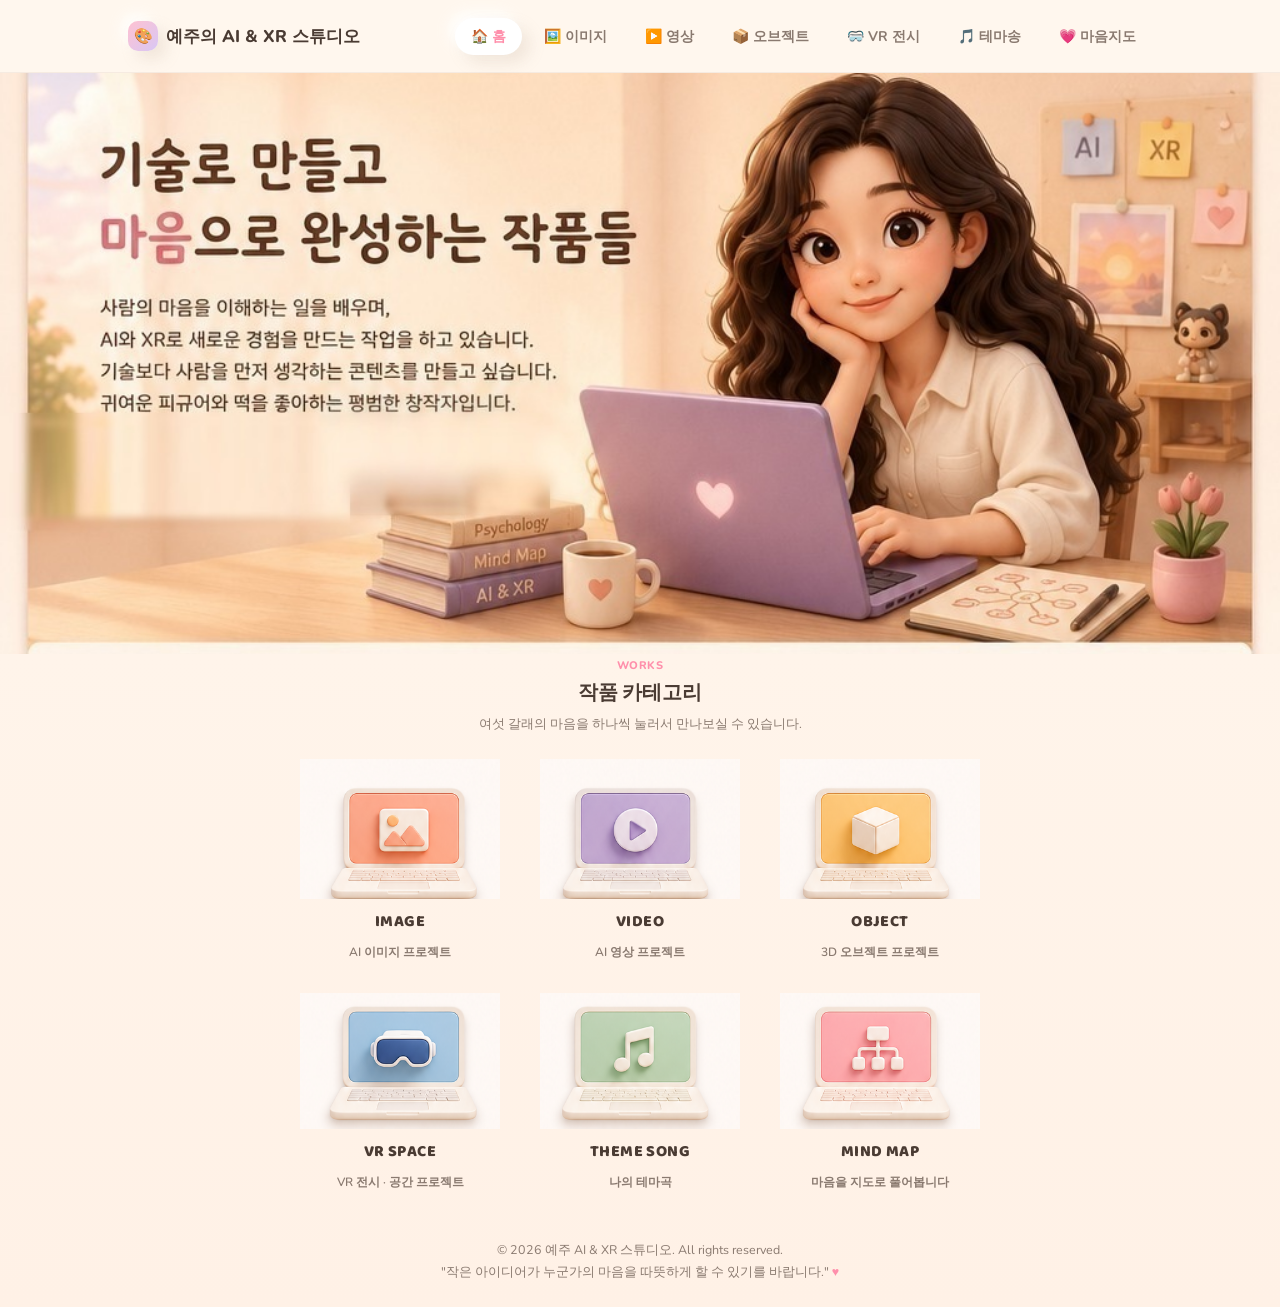
<file: index.html>
<!DOCTYPE html>
<html lang="ko">
<head>
<meta charset="UTF-8">
<meta name="viewport" content="width=device-width, initial-scale=1.0">
<title>예주의 AI & XR 스튜디오</title>
<link rel="stylesheet" href="style.css">
</head>
<body>

<nav class="navbar">
  <div class="container">
    <a href="index.html" class="nav-brand">
      <span class="brand-icon">🎨</span>
      예주의 AI & XR 스튜디오
    </a>
    <ul class="nav-links">
      <li><a href="index.html" class="active">🏠 홈</a></li>
      <li><a href="pages/image.html">🖼️ 이미지</a></li>
      <li><a href="pages/video.html">▶️ 영상</a></li>
      <li><a href="pages/object.html">📦 오브젝트</a></li>
      <li><a href="pages/vr-space.html">🥽 VR 전시</a></li>
      <li><a href="pages/theme-song.html">🎵 테마송</a></li>
      <li><a href="pages/mind-map.html">💗 마음지도</a></li>
    </ul>
  </div>
</nav>

<main class="page-main">
<section class="hero">
  <span class="hero-blob blob-1"></span>
  <span class="hero-blob blob-2"></span>
  <span class="hero-blob blob-3"></span>
  <span class="hero-blob blob-4"></span>

  <div class="hero-bg">
    <img src="assets/hero-bg-scene.jpg" alt="예주가 작업하는 책상 위 캐릭터 일러스트">
  </div>
</section>

<section class="container" id="categories" style="flex:1; display:flex; flex-direction:column; justify-content:center;">
  <div class="section-head">
    <span class="kicker">WORKS</span>
    <h2>작품 카테고리</h2>
    <p>여섯 갈래의 마음을 하나씩 눌러서 만나보실 수 있습니다.</p>
  </div>

  <div class="category-grid">
    <a class="cat-card cat-image" href="pages/image.html">
      <img class="laptop-icon" src="assets/icon-image.png" alt="IMAGE 노트북 아이콘">
      <h3>IMAGE</h3>
      <p class="cat-sub">AI 이미지 프로젝트</p>
    </a>

    <a class="cat-card cat-video" href="pages/video.html">
      <img class="laptop-icon" src="assets/icon-video.png" alt="VIDEO 노트북 아이콘">
      <h3>VIDEO</h3>
      <p class="cat-sub">AI 영상 프로젝트</p>
    </a>

    <a class="cat-card cat-object" href="pages/object.html">
      <img class="laptop-icon" src="assets/icon-object.png" alt="OBJECT 노트북 아이콘">
      <h3>OBJECT</h3>
      <p class="cat-sub">3D 오브젝트 프로젝트</p>
    </a>

    <a class="cat-card cat-vr" href="pages/vr-space.html">
      <img class="laptop-icon" src="assets/icon-vr.png" alt="VR SPACE 노트북 아이콘">
      <h3>VR SPACE</h3>
      <p class="cat-sub">VR 전시 · 공간 프로젝트</p>
    </a>

    <a class="cat-card cat-song" href="pages/theme-song.html">
      <img class="laptop-icon" src="assets/icon-song.png" alt="THEME SONG 노트북 아이콘">
      <h3>THEME SONG</h3>
      <p class="cat-sub">나의 테마곡</p>
    </a>

    <a class="cat-card cat-mind" href="pages/mind-map.html">
      <img class="laptop-icon" src="assets/icon-mind.png" alt="MIND MAP 노트북 아이콘">
      <h3>MIND MAP</h3>
      <p class="cat-sub">마음을 지도로 풀어봅니다</p>
    </a>
  </div>
</section>
</main>

<footer class="footer">
  <div class="container">
    <span>© 2026 예주 AI & XR 스튜디오. All rights reserved.</span>
    <span>"작은 아이디어가 누군가의 마음을 따뜻하게 할 수 있기를 바랍니다." <span class="heart">♥</span></span>
  </div>
</footer>

</body>
</html>
                                                                                                                                                                                                                                                                                                                                                                                                                                                                                                                                                                                                                                                                                                                                                                                                                                                                                                                                                                                                                                                                                     
</file>
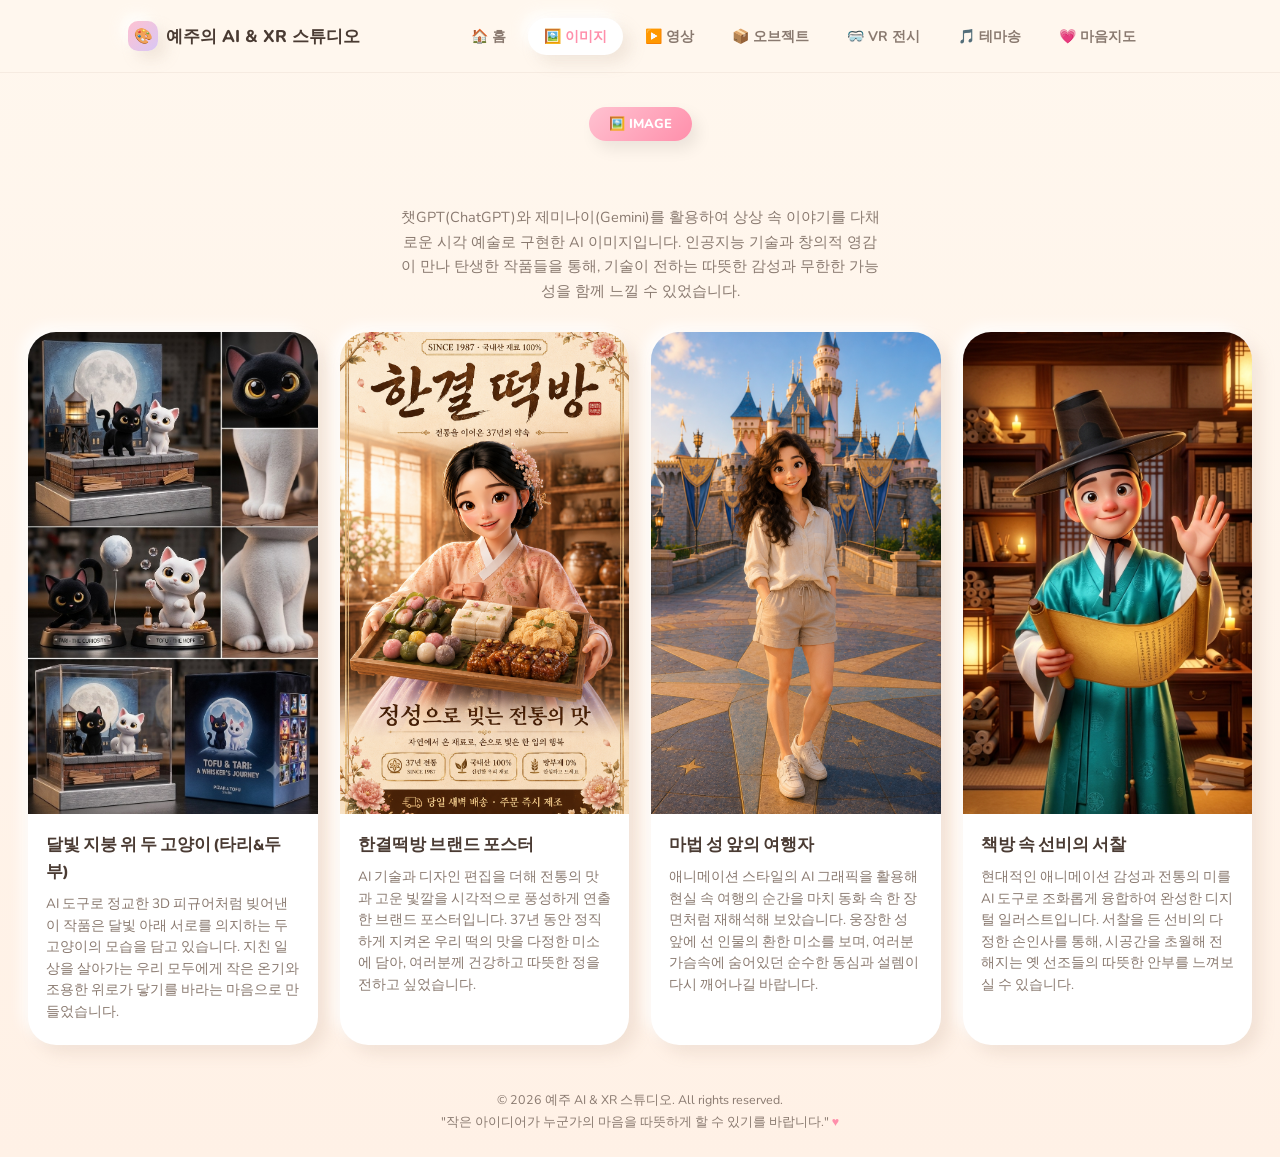
<file: pages/image.html>
<!DOCTYPE html>
<html lang="ko">
<head>
<meta charset="UTF-8">
<meta name="viewport" content="width=device-width, initial-scale=1.0">
<title>IMAGE | 예주의 AI & XR 스튜디오</title>
<link rel="stylesheet" href="../style.css">
</head>
<body>

<nav class="navbar">
  <div class="container">
    <a href="../index.html" class="nav-brand">
      <span class="brand-icon">🎨</span>
      예주의 AI & XR 스튜디오
    </a>
    <ul class="nav-links">
      <li><a href="../index.html">🏠 홈</a></li>
      <li><a href="image.html" class="active">🖼️ 이미지</a></li>
      <li><a href="video.html">▶️ 영상</a></li>
      <li><a href="object.html">📦 오브젝트</a></li>
      <li><a href="vr-space.html">🥽 VR 전시</a></li>
      <li><a href="theme-song.html">🎵 테마송</a></li>
      <li><a href="mind-map.html">💗 마음지도</a></li>
    </ul>
  </div>
</nav>

<section class="page-hero container">
  <span class="cat-tag tag-image">🖼️ IMAGE</span>
  <p style="margin-top:48px;">챗GPT(ChatGPT)와 제미나이(Gemini)를 활용하여 상상 속 이야기를 다채로운 시각 예술로 구현한 AI 이미지입니다. 인공지능 기술과 창의적 영감이 만나 탄생한 작품들을 통해, 기술이 전하는 따뜻한 감성과 무한한 가능성을 함께 느낄 수 있었습니다.</p>
</section>

<section class="container container-wide">
  <div class="works-grid works-grid-4col">

    <div class="work-card work-card-photo">
      <img class="card-photo" src="../assets/tofu-tari-1.jpg" alt="타리와 두부 피규어 전체 소개컷">
      <div class="work-body" style="text-align:left;">
        <h3>달빛 지붕 위 두 고양이 (타리&amp;두부)</h3>
        <p>AI 도구로 정교한 3D 피규어처럼 빚어낸 이 작품은 달빛 아래 서로를 의지하는 두 고양이의 모습을 담고 있습니다. 지친 일상을 살아가는 우리 모두에게 작은 온기와 조용한 위로가 닿기를 바라는 마음으로 만들었습니다.</p>
      </div>
    </div>

    <div class="work-card work-card-photo">
      <img class="card-photo" src="../assets/hangyeol.png" alt="한결떡방">
      <div class="work-body" style="text-align:left;">
        <h3>한결떡방 브랜드 포스터</h3>
        <p>AI 기술과 디자인 편집을 더해 전통의 맛과 고운 빛깔을 시각적으로 풍성하게 연출한 브랜드 포스터입니다. 37년 동안 정직하게 지켜온 우리 떡의 맛을 다정한 미소에 담아, 여러분께 건강하고 따뜻한 정을 전하고 싶었습니다.</p>
      </div>
    </div>

    <div class="work-card work-card-photo">
      <img class="card-photo" src="../assets/disney-girl.png" alt="꿈꾸던 성 앞에서">
      <div class="work-body" style="text-align:left;">
        <h3>마법 성 앞의 여행자</h3>
        <p>애니메이션 스타일의 AI 그래픽을 활용해 현실 속 여행의 순간을 마치 동화 속 한 장면처럼 재해석해 보았습니다. 웅장한 성 앞에 선 인물의 환한 미소를 보며, 여러분 가슴속에 숨어있던 순수한 동심과 설렘이 다시 깨어나길 바랍니다.</p>
      </div>
    </div>

    <div class="work-card work-card-photo">
      <img class="card-photo" src="../assets/hanbok-scholar.png" alt="글 읽는 선비">
      <div class="work-body" style="text-align:left;">
        <h3>책방 속 선비의 서찰</h3>
        <p>현대적인 애니메이션 감성과 전통의 미를 AI 도구로 조화롭게 융합하여 완성한 디지털 일러스트입니다. 서찰을 든 선비의 다정한 손인사를 통해, 시공간을 초월해 전해지는 옛 선조들의 따뜻한 안부를 느껴보실 수 있습니다.</p>
      </div>
    </div>

  </div>
</section>

<footer class="footer">
  <div class="container">
    <span>© 2026 예주 AI & XR 스튜디오. All rights reserved.</span>
    <span>"작은 아이디어가 누군가의 마음을 따뜻하게 할 수 있기를 바랍니다." <span class="heart">♥</span></span>
  </div>
</footer>

</body>
</html>
                                                                                                                                                                                                                                                                                                                                                                                                                                                                                                                                                                                                                                                                                                                                                                                                                                                                                                                                                                                                                                                                                                                                                                                                                       
</file>
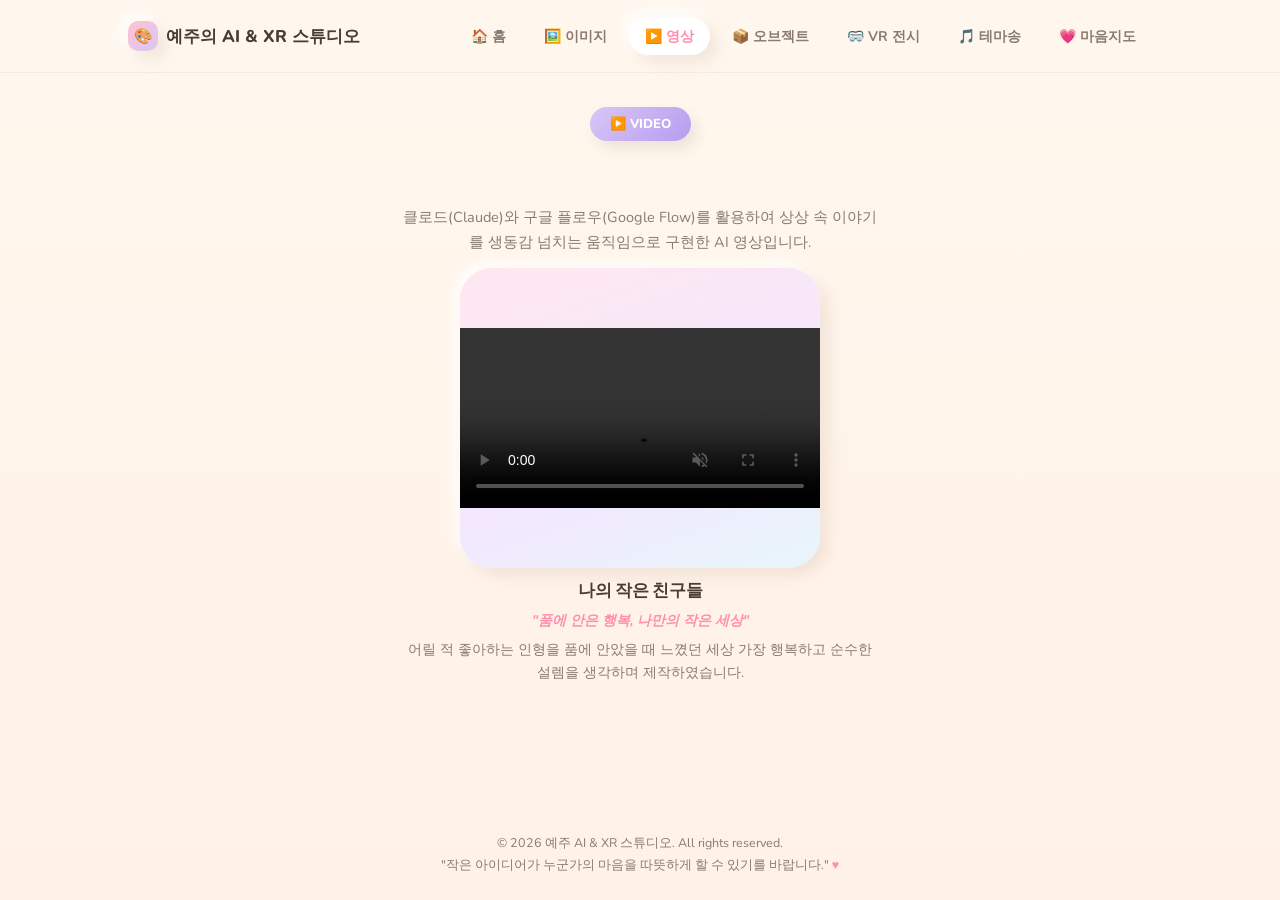
<file: pages/video.html>
<!DOCTYPE html>
<html lang="ko">
<head>
<meta charset="UTF-8">
<meta name="viewport" content="width=device-width, initial-scale=1.0">
<title>VIDEO | 예주의 AI & XR 스튜디오</title>
<link rel="stylesheet" href="../style.css">
</head>
<body>

<nav class="navbar">
  <div class="container">
    <a href="../index.html" class="nav-brand">
      <span class="brand-icon">🎨</span>
      예주의 AI & XR 스튜디오
    </a>
    <ul class="nav-links">
      <li><a href="../index.html">🏠 홈</a></li>
      <li><a href="image.html">🖼️ 이미지</a></li>
      <li><a href="video.html" class="active">▶️ 영상</a></li>
      <li><a href="object.html">📦 오브젝트</a></li>
      <li><a href="vr-space.html">🥽 VR 전시</a></li>
      <li><a href="theme-song.html">🎵 테마송</a></li>
      <li><a href="mind-map.html">💗 마음지도</a></li>
    </ul>
  </div>
</nav>

<section class="page-hero container">
  <span class="cat-tag tag-video">▶️ VIDEO</span>
  <p style="margin-top:48px;">클로드(Claude)와 구글 플로우(Google Flow)를 활용하여 상상 속 이야기를 생동감 넘치는 움직임으로 구현한 AI 영상입니다.</p>
</section>

<section class="container">
  <div class="detail-media" style="margin-bottom:10px;max-width:360px;margin-left:auto;margin-right:auto;">
    <video id="figure-haul-video" src="../assets/figure-haul.mp4" controls loop autoplay muted playsinline webkit-playsinline poster="" style="width:100%;display:block;"></video>
  </div>
  <div style="max-width:480px;margin:0 auto 24px;text-align:center;">
    <h3 style="margin:0 0 6px;font-size:17px;">나의 작은 친구들</h3>
    <p style="color:var(--pink-deep);font-weight:700;font-style:italic;font-size:14px;margin:0 0 8px;">"품에 안은 행복, 나만의 작은 세상"</p>
    <p style="color:var(--text-sub);font-size:14px;line-height:1.65;margin:0;">
      어릴 적 좋아하는 인형을 품에 안았을 때 느꼈던 세상 가장 행복하고 순수한 설렘을 생각하며 제작하였습니다.
    </p>
  </div>
</section>

<footer class="footer">
  <div class="container">
    <span>© 2026 예주 AI & XR 스튜디오. All rights reserved.</span>
    <span>"작은 아이디어가 누군가의 마음을 따뜻하게 할 수 있기를 바랍니다." <span class="heart">♥</span></span>
  </div>
</footer>

<script>
  // 메뉴에서 이 페이지로 들어오면 자동 재생을 시도합니다.
  var figureHaulVideo = document.getElementById('figure-haul-video');
  figureHaulVideo.muted = true;
  var playPromise = figureHaulVideo.play();
  if (playPromise !== undefined) {
    playPromise.catch(function () {
      // 혹시 재생이 막히면 로드 후 다시 시도합니다.
      figureHaulVideo.load();
      figureHaulVideo.play().catch(function () {});
    });
  }
</script>

</body>
</h
</file>
<file: style.css>
/* =========================================================
   예주의 AI & XR 스튜디오 - 공통 스타일 (클레이 파스텔 톤)
   ========================================================= */

@import url('https://fonts.googleapis.com/css2?family=Baloo+2:wght@500;600;700;800&family=Nunito:wght@400;600;700;800&display=swap');

:root {
  --bg-cream: #FFF7EE;
  --bg-cream-2: #FFF1E6;
  --text-main: #4A3B33;
  --text-sub: #8A7A70;

  --pink: #FFC2D1;
  --pink-deep: #FF8FAB;
  --purple: #D8C7F5;
  --purple-deep: #B79CF0;
  --yellow: #FFE29A;
  --yellow-deep: #FFD166;
  --blue: #B8E1EA;
  --blue-deep: #8FCBDA;
  --green: #C6EAC6;
  --green-deep: #9BDBA0;
  --magenta: #FAC9E0;
  --magenta-deep: #F599C4;
  --orange: #F3A583;
  --orange-deep: #E8875A;

  --card-radius: 28px;
  --shadow-clay:
    8px 8px 16px rgba(180, 150, 130, 0.18),
    -6px -6px 14px rgba(255, 255, 255, 0.9);
  --shadow-clay-hover:
    10px 10px 20px rgba(180, 150, 130, 0.22),
    -6px -6px 16px rgba(255, 255, 255, 0.95);
  --shadow-inset:
    inset 4px 4px 8px rgba(180, 150, 130, 0.15),
    inset -4px -4px 8px rgba(255, 255, 255, 0.8);
}

* { box-sizing: border-box; }

html, body {
  margin: 0;
  padding: 0;
  background: linear-gradient(180deg, var(--bg-cream) 0%, var(--bg-cream-2) 100%);
  color: var(--text-main);
  font-family: 'Nunito', sans-serif;
  scroll-behavior: smooth;
}
body {
  display: flex;
  flex-direction: column;
  min-height: 100vh;
}
.footer { margin-top: auto; }
.page-main {
  flex: 1;
  display: flex;
  flex-direction: column;
}

a { text-decoration: none; color: inherit; }
ul { list-style: none; margin: 0; padding: 0; }

h1, h2, h3, .display {
  font-family: 'Baloo 2', 'Nunito', sans-serif;
}

/* ---------- Layout helpers ---------- */
.container {
  max-width: 1080px;
  margin: 0 auto;
  padding: 0 28px;
}
.container-wide { max-width: 1360px; }

/* ---------- Navbar ---------- */
.navbar {
  position: sticky;
  top: 0;
  z-index: 50;
  background: rgba(255, 247, 238, 0.85);
  backdrop-filter: blur(10px);
  border-bottom: 1px solid rgba(180, 150, 130, 0.12);
}
.navbar .container {
  display: flex;
  align-items: center;
  justify-content: space-between;
  height: 72px;
}
.nav-brand {
  display: flex;
  align-items: center;
  gap: 8px;
  font-weight: 800;
  font-size: 17px;
  color: var(--text-main);
}
.nav-brand .brand-icon {
  width: 30px;
  height: 30px;
  border-radius: 10px;
  background: linear-gradient(135deg, var(--pink), var(--purple));
  display: flex;
  align-items: center;
  justify-content: center;
  box-shadow: var(--shadow-clay);
  font-size: 15px;
}
.nav-links {
  display: flex;
  gap: 6px;
  flex-wrap: wrap;
}
.nav-links li a {
  display: block;
  padding: 9px 16px;
  border-radius: 999px;
  font-weight: 700;
  font-size: 14px;
  color: var(--text-sub);
  transition: all .2s ease;
}
.nav-links li a:hover,
.nav-links li a.active {
  background: #fff;
  color: var(--pink-deep);
  box-shadow: var(--shadow-clay);
}
.nav-heart { color: var(--pink-deep); margin-left: 4px; }

/* ---------- Hero ---------- */
.hero {
  position: relative;
  overflow: hidden;
  flex: none;
  width: 100%;
  aspect-ratio: 1024 / 465;
  display: flex;
  align-items: flex-start;
  padding: 0;
}
.hero-blob {
  position: absolute;
  border-radius: 50%;
  filter: blur(2px);
  opacity: .55;
  z-index: 0;
}
.blob-1 { width: 220px; height: 220px; background: var(--pink); top: -60px; left: -60px; }
.blob-2 { width: 160px; height: 160px; background: var(--yellow); bottom: 20px; left: 10%; }
.blob-3 { width: 260px; height: 260px; background: var(--purple); top: -40px; right: -80px; }
.blob-4 { width: 140px; height: 140px; background: var(--blue); bottom: -40px; right: 15%; }

.hero-bg {
  position: absolute;
  inset: 0;
  z-index: 0;
}
.hero-bg img {
  width: 100%;
  height: 100%;
  object-fit: cover;
  object-position: 50% 40%;
  display: block;
}

.hero-grid {
  position: relative;
  z-index: 2;
  display: block;
}
.hero-copy .eyebrow {
  display: inline-flex;
  align-items: center;
  gap: 6px;
  background: #fff;
  padding: 7px 16px;
  border-radius: 999px;
  font-weight: 800;
  font-size: 13px;
  color: var(--pink-deep);
  box-shadow: var(--shadow-clay);
  margin-bottom: 18px;
}
.hero-copy h1 {
  font-size: 40px;
  line-height: 1.35;
  font-weight: 700;
  margin: 0 0 18px;
}
.hero-copy h1 .accent-1 { color: var(--pink-deep); }
.hero-copy h1 .accent-2 { color: var(--purple-deep); }
.hero-copy {
  position: relative;
  z-index: 2;
  max-width: 560px;
}
.hero-copy p {
  font-size: 15.5px;
  line-height: 1.75;
  color: var(--text-sub);
  margin: 0 0 28px;
  max-width: 440px;
}
.hero-actions { display: flex; gap: 14px; flex-wrap: wrap; }
.btn {
  display: inline-flex;
  align-items: center;
  gap: 8px;
  padding: 14px 26px;
  border-radius: 999px;
  font-weight: 800;
  font-size: 14.5px;
  border: none;
  cursor: pointer;
  transition: transform .15s ease, box-shadow .15s ease;
}
.btn:hover { transform: translateY(-2px); }
.btn-primary {
  background: linear-gradient(135deg, var(--pink), var(--pink-deep));
  color: #fff;
  box-shadow: 6px 8px 18px rgba(255, 143, 171, 0.45);
}
.btn-secondary {
  background: #fff;
  color: var(--text-main);
  box-shadow: var(--shadow-clay);
}
.btn-arrow {
  width: 22px;
  height: 22px;
  border-radius: 50%;
  background: rgba(255,255,255,0.35);
  display: inline-flex;
  align-items: center;
  justify-content: center;
  font-size: 12px;
}
.btn-secondary .btn-arrow { background: var(--bg-cream-2); }

.hero-art-placeholder {
  text-align: center;
  color: var(--text-sub);
  font-weight: 700;
  font-size: 13px;
  padding: 20px;
  line-height: 1.6;
}
.hero-art-placeholder .ph-icon { font-size: 34px; display:block; margin-bottom: 10px; }
.floating-badge {
  position: absolute;
  background: #fff;
  border-radius: 16px;
  box-shadow: var(--shadow-clay);
  padding: 8px 14px;
  font-weight: 800;
  font-size: 13px;
  display: flex;
  align-items: center;
  gap: 6px;
}
.badge-ai { top: 6%; right: 2%; color: var(--purple-deep); }
.badge-xr { bottom: 10%; left: -2%; color: var(--blue-deep); }

/* ---------- Section heading ---------- */
.section-head {
  text-align: center;
  margin: 4px 0 14px;
}
.section-head .kicker {
  font-weight: 800;
  font-size: 11px;
  color: var(--pink-deep);
  letter-spacing: .04em;
  margin-bottom: 4px;
  display: block;
}
.section-head h2 {
  font-size: 20px;
  font-weight: 700;
  margin: 0 0 6px;
}
.section-head p { color: var(--text-sub); font-size: 12.5px; margin: 0; }

/* ---------- Category grid (index) ---------- */
.category-grid {
  display: grid;
  grid-template-columns: repeat(3, 1fr);
  gap: 20px;
  padding: 4px 0 24px;
}
.cat-card {
  background: transparent;
  border-radius: var(--card-radius);
  padding: 8px 10px 4px;
  box-shadow: none;
  text-align: center;
  transition: transform .2s ease;
  display: flex;
  flex-direction: column;
  align-items: center;
  gap: 10px;
}
.cat-card:hover {
  transform: translateY(-6px);
}
.laptop-icon {
  width: 100%;
  max-width: 200px;
  height: auto;
  display: block;
}
.laptop {
  width: 140px;
  position: relative;
}
.laptop-shell {
  background: linear-gradient(160deg, #C9B6F5, #9B7FE0);
  border-radius: 20px;
  padding: 10px 10px 0;
  box-shadow: var(--shadow-clay);
}
.laptop-screen {
  width: 100%;
  aspect-ratio: 5/4;
  border-radius: 14px;
  display: flex;
  align-items: center;
  justify-content: center;
  position: relative;
}
.laptop-screen .icon-badge {
  width: 46%;
  aspect-ratio: 1;
  background: #fff;
  border-radius: 30%;
  display: flex;
  align-items: center;
  justify-content: center;
  box-shadow: 0 6px 14px rgba(0,0,0,0.10);
}
.laptop-screen .icon-badge.circle { border-radius: 50%; }
.laptop-screen .icon-badge svg { width: 58%; height: 58%; }
.laptop-base {
  width: 100%;
  height: 15px;
  margin-top: 7px;
  background: linear-gradient(180deg, #9B7FE0, #7C5FC4);
  border-radius: 0 0 12px 12px;
  position: relative;
}
.laptop-base::before {
  content: '♥';
  position: absolute;
  top: 1px;
  left: 50%;
  transform: translateX(-50%);
  font-size: 10px;
  line-height: 1;
  color: #FFD3E4;
  text-shadow: 0 0 4px rgba(255, 211, 228, 0.9);
}
.cat-image .laptop-screen { background: var(--orange); }
.cat-image .icon-badge svg { color: var(--orange-deep); }
.cat-video .laptop-screen { background: var(--purple); }
.cat-video .icon-badge svg { color: var(--purple-deep); }
.cat-object .laptop-screen { background: var(--yellow-deep); }
.cat-object .icon-badge svg { color: #C97F2A; }
.cat-vr .laptop-screen { background: var(--blue); }
.cat-vr .icon-badge svg { color: var(--blue-deep); }
.cat-song .laptop-screen { background: var(--green); }
.cat-song .icon-badge svg { color: var(--green-deep); }
.cat-mind .laptop-screen { background: var(--magenta); }
.cat-mind .icon-badge svg { color: var(--magenta-deep); }

.cat-card h3 { margin: 0; font-size: 16px; font-weight: 800; letter-spacing: .03em; }
.cat-card .cat-sub { margin: 0; font-size: 12px; color: var(--text-sub); font-weight: 600; }

/* ---------- Category page (works grid) ---------- */
.page-hero {
  padding: 34px 0 14px;
  text-align: center;
  position: relative;
  overflow: hidden;
}
.page-hero .cat-tag {
  display: inline-flex;
  align-items: center;
  gap: 8px;
  padding: 8px 20px;
  border-radius: 999px;
  font-weight: 800;
  font-size: 13px;
  color: #fff;
  margin-bottom: 16px;
  box-shadow: 6px 8px 16px rgba(0,0,0,0.08);
}
.tag-image { background: linear-gradient(135deg, var(--pink), var(--pink-deep)); }
.tag-video { background: linear-gradient(135deg, var(--purple), var(--purple-deep)); }
.tag-object { background: linear-gradient(135deg, var(--yellow-deep), #E8A93B); }
.tag-vr { background: linear-gradient(135deg, var(--blue), var(--blue-deep)); }
.tag-song { background: linear-gradient(135deg, var(--green), var(--green-deep)); }
.tag-mind { background: linear-gradient(135deg, var(--magenta), var(--magenta-deep)); }

.page-hero h1 { font-size: 30px; margin: 0 0 12px; }
.page-hero p { color: var(--text-sub); max-width: 480px; margin: 0 auto; font-size: 14.5px; line-height: 1.7;}

.works-grid {
  display: grid;
  grid-template-columns: repeat(2, 1fr);
  gap: 24px;
  padding: 14px 0 24px;
}
.work-card {
  background: #fff;
  border-radius: var(--card-radius);
  box-shadow: var(--shadow-clay);
  overflow: hidden;
  display: flex;
  flex-direction: column;
  transition: transform .2s ease, box-shadow .2s ease;
}
.work-card:hover { transform: translateY(-5px); box-shadow: var(--shadow-clay-hover); }
.work-thumb {
  height: 170px;
  display: flex;
  align-items: center;
  justify-content: center;
  font-size: 46px;
  position: relative;
}
.work-thumb img { width: 100%; height: 100%; object-fit: cover; }
.work-body { padding: 20px 22px 24px; }
.work-body h3 { margin: 0 0 8px; font-size: 17px; }
.work-body p { margin: 0 0 14px; font-size: 13.5px; color: var(--text-sub); line-height: 1.65; }
.work-body h4 {
  margin: 22px 0 8px;
  font-size: 14.5px;
  font-weight: 800;
  color: var(--purple-deep);
}
.vision-tag {
  display: inline-flex;
  align-items: center;
  gap: 6px;
  background: var(--bg-cream-2);
  padding: 6px 14px;
  border-radius: 999px;
  font-weight: 800;
  font-size: 12.5px;
  color: var(--pink-deep);
  margin-bottom: 14px;
}
.vision-block { padding: 16px 22px 20px; }
.vision-block h3 { font-size: 23px; line-height: 1.35; margin-bottom: 9px; }
.vision-block p { font-size: 15.5px; line-height: 1.65; margin-bottom: 10px; }
.vision-block h4 { font-size: 17px; margin: 12px 0 5px; }
.vision-block .vision-tag { font-size: 12.5px; padding: 6px 14px; margin-bottom: 8px; }
.work-link {
  font-weight: 800;
  font-size: 13px;
  color: var(--pink-deep);
  display: inline-flex;
  align-items: center;
  gap: 5px;
}

.empty-note {
  text-align: center;
  color: var(--text-sub);
  background: #fff;
  border-radius: var(--card-radius);
  box-shadow: var(--shadow-clay);
  padding: 40px 30px;
  font-size: 14px;
  line-height: 1.8;
}

.external-btn-wrap { text-align: center; padding: 10px 0 70px; }

/* ---------- Detail page ---------- */
.detail-hero {
  padding: 48px 0 10px;
}
.back-link {
  display: inline-flex;
  align-items: center;
  gap: 6px;
  font-weight: 700;
  font-size: 13.5px;
  color: var(--text-sub);
  margin-bottom: 22px;
}
.detail-media {
  border-radius: 32px;
  overflow: hidden;
  box-shadow: var(--shadow-clay);
  margin-bottom: 30px;
  background: linear-gradient(160deg, #FFE7EF, #F3E7FF 60%, #E7F6FA);
  min-height: 300px;
  display: flex;
  align-items: center;
  justify-content: center;
}
.detail-media img, .detail-media video { width: 100%; display: block; }

.detail-gallery {
  display: grid;
  grid-template-columns: 1fr 1fr;
  gap: 14px;
  margin-bottom: 30px;
}
.detail-gallery img {
  width: 100%;
  height: 100%;
  object-fit: cover;
  border-radius: 24px;
}

.detail-body { padding: 10px 4px 40px; }
.detail-body h1 { font-size: 28px; margin: 0 0 14px; }
.detail-body p { font-size: 15px; line-height: 1.75; color: var(--text-sub); margin: 0 0 14px; }
.tool-tag {
  display: inline-flex;
  align-items: center;
  gap: 8px;
  padding: 8px 18px;
  border-radius: 999px;
  font-weight: 800;
  font-size: 12.5px;
  background: linear-gradient(135deg, var(--yellow), var(--yellow-deep));
  color: #6B4A1E;
  margin-bottom: 14px;
}
.heart-note {
  margin-top: 20px;
  padding: 16px 20px;
  background: #fff;
  border-radius: 20px;
  box-shadow: var(--shadow-inset);
  font-style: italic;
  font-weight: 700;
  color: var(--pink-deep);
  font-size: 14.5px;
}

/* ---------- Image page 4-column grid ---------- */
.works-grid-4col { grid-template-columns: repeat(4, 1fr); gap: 22px; }
.work-card-photo { padding: 0; }
.work-card-photo .card-photo { width: 100%; aspect-ratio: 3/5; object-fit: cover; display: block; }
.work-card-photo .work-body { padding: 18px 18px 22px; }
.work-card-photo .work-body h3 { font-size: 17px; margin: 0 0 7px; }
.work-card-photo .work-body p { font-size: 13.5px; line-height: 1.6; margin: 0; }

/* ---------- Legacy (unused, kept harmless) ---------- */
.detail-gallery-vertical img { width: 100%; margin: 0 auto; border-radius: 20px; display: block; }
.detail-gallery-vertical img.gallery-cover { height: 480px; object-fit: contain; background: var(--bg-cream-2); }

/* ---------- Footer ---------- */
.footer {
  padding: 22px 0 26px;
  text-align: center;
  font-size: 12.5px;
  color: var(--text-sub);
}
.footer .container {
  display: flex;
  flex-direction: column;
  gap: 4px;
}
.heart { color: var(--pink-deep); }

/* ---------- Responsive ---------- */
@media (max-width: 860px) {
  .hero-bg img { object-position: 65% 30%; }
  .category-grid { grid-template-columns: repeat(2, 1fr); }
  .works-grid { grid-template-columns: 1fr; }
  .nav-links { display: none; }
  .detail-gallery-vertical img.gallery-cover { height: 300px; }
}
</file>
